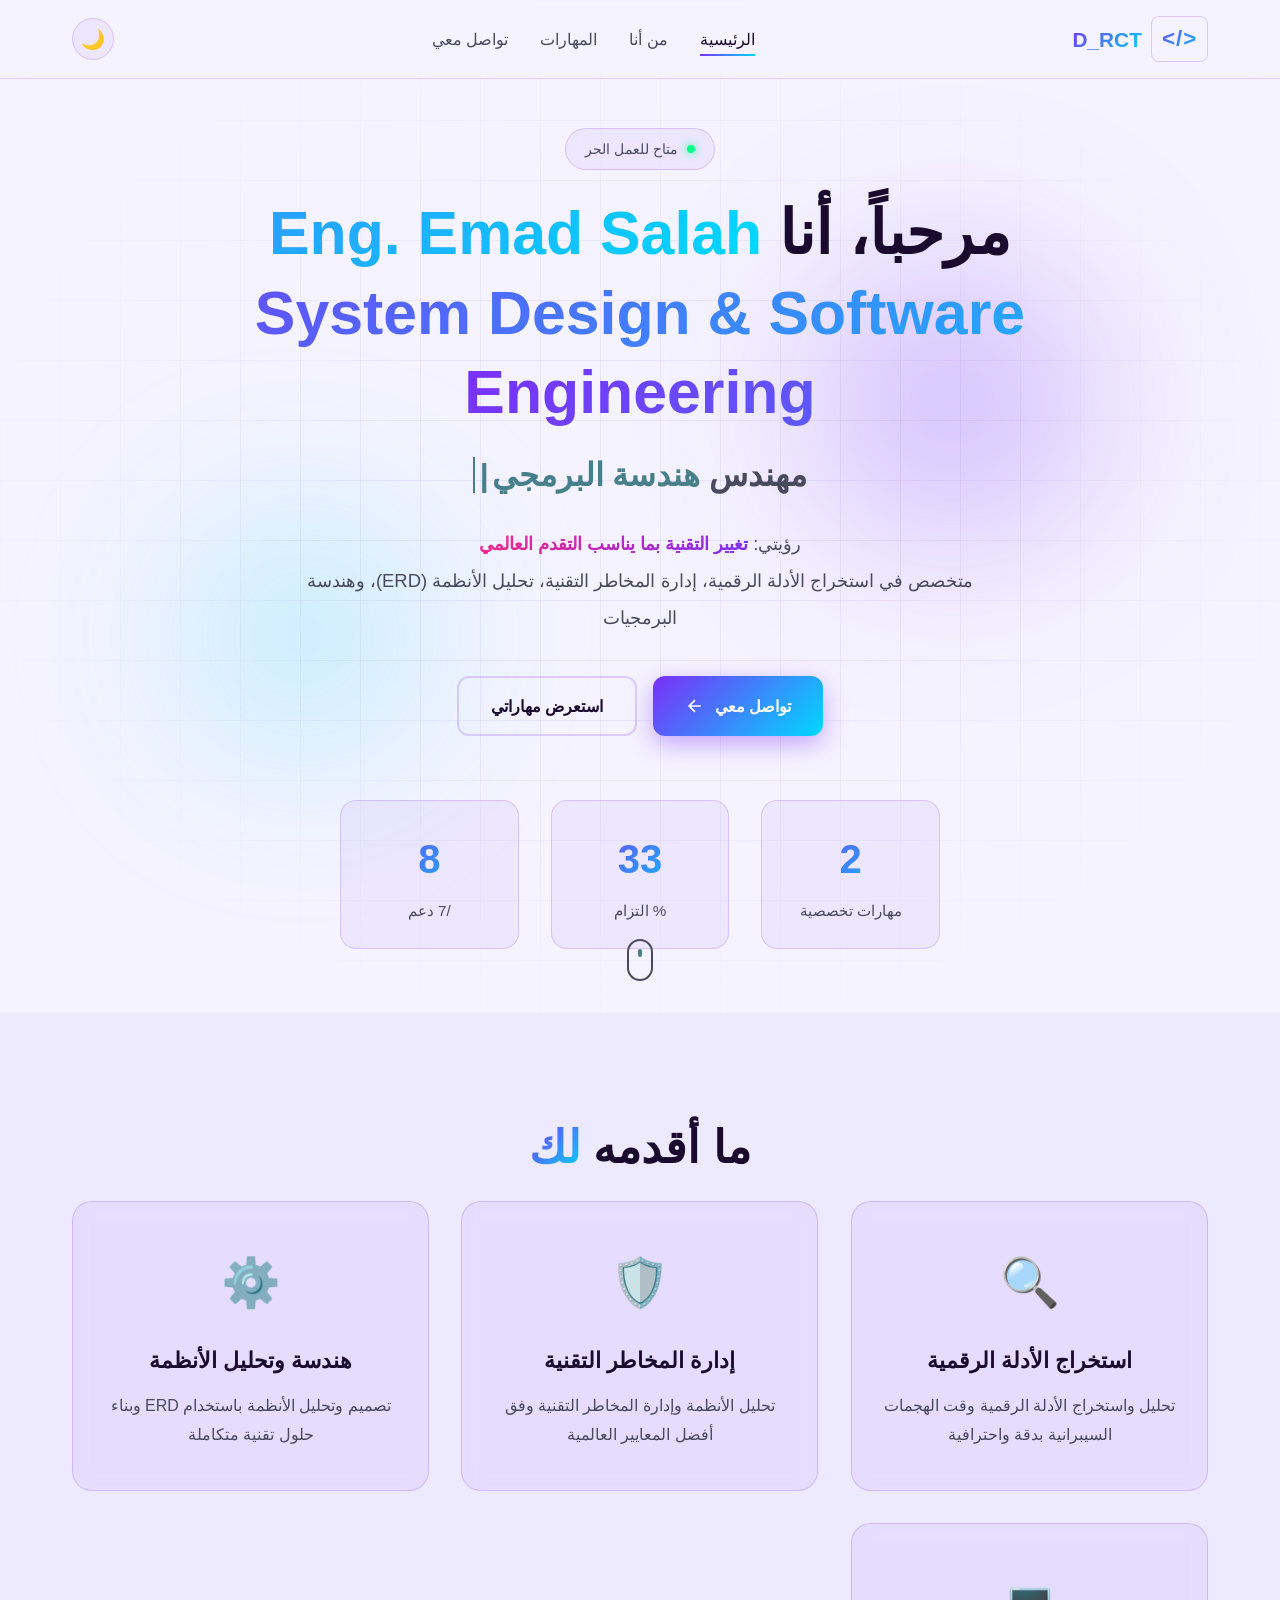
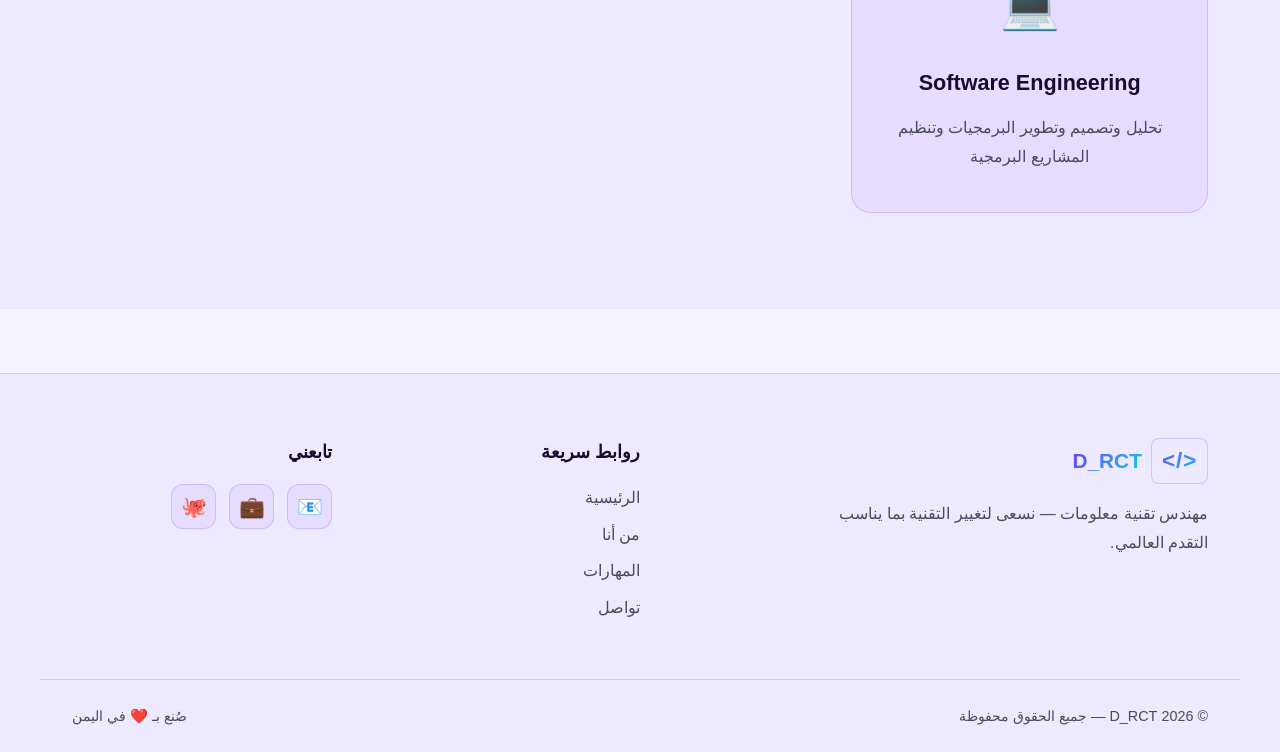
<file: index.html>
<!DOCTYPE html>
<html lang="ar" dir="rtl">
<head>
  <meta charset="UTF-8">
  <meta name="viewport" content="width=device-width, initial-scale=1.0">
  <title>D_RCT | Eng. Emad Salah</title>
  <meta name="description" content="مهندس تقنية معلومات - تغيير التقنية بما يناسب التقدم العالمي">
  <link rel="stylesheet" href="style.css">
  <link rel="stylesheet" href="animations.css">
  <link rel="stylesheet" href="responsive.css">
</head>
<body>

  <!-- شريط التنقل -->
  <nav class="navbar">
    <div class="nav-container">
      <div class="logo">
        <span class="logo-icon">&lt;/&gt;</span>
        <span class="logo-text">D_RCT</span>
      </div>
      <ul class="nav-menu">
        <li><a href="index.html" class="active">الرئيسية</a></li>
        <li><a href="about.html">من أنا</a></li>
        <li><a href="skills.html">المهارات</a></li>
        <li><a href="contact.html">تواصل معي</a></li>
      </ul>
      <button class="theme-toggle" id="themeToggle" aria-label="تبديل الوضع">
        <span class="sun">☀️</span>
        <span class="moon">🌙</span>
      </button>
      <div class="hamburger" id="hamburger">
        <span></span><span></span><span></span>
      </div>
    </div>
  </nav>


  <header class="hero">
    <div class="hero-bg-grid"></div>
    <div class="hero-content">
      <div class="hero-badge">
        <span class="pulse-dot"></span>
        متاح للعمل الحر
      </div>
      <h1 class="hero-title">
        مرحباً، أنا <span class="gradient-text">Eng. Emad Salah<br>
        System Design &amp; Software Engineering</span>
      </h1>
      <h2 class="hero-subtitle">
        مهندس <span class="typed-text" id="typed"></span>
      </h2>
      <p class="hero-description">
        رؤيتي: <strong>تغيير التقنية بما يناسب التقدم العالمي</strong><br>
        متخصص في استخراج الأدلة الرقمية، إدارة المخاطر التقنية، تحليل الأنظمة (ERD)، وهندسة البرمجيات
      </p>
      <div class="hero-buttons">
        <a href="contact.html" class="btn btn-primary">
          <span>تواصل معي</span>
          <svg width="20" height="20" viewBox="0 0 24 24" fill="none" stroke="currentColor" stroke-width="2">
            <path d="M19 12H5M12 19l-7-7 7-7"/>
          </svg>
        </a>
        <a href="skills.html" class="btn btn-outline">استعرض مهاراتي</a>
      </div>
      <div class="hero-stats">
        <div class="stat">
          <h3 class="counter" data-target="4">0</h3>
          <p>مهارات تخصصية</p>
        </div>
        <div class="stat">
          <h3 class="counter" data-target="100">0</h3>
          <p>% التزام</p>
        </div>
        <div class="stat">
          <h3 class="counter" data-target="24">0</h3>
          <p>/7 دعم</p>
        </div>
      </div>
    </div>
    <div class="scroll-indicator">
      <div class="mouse"></div>
    </div>
  </header>

  
  <section class="quick-skills">
    <div class="container">
      <h2 class="section-title">ما أقدمه <span class="gradient-text">لك</span></h2>
      <div class="cards-grid">
        <div class="card reveal">
          <div class="card-icon">🔍</div>
          <h3>استخراج الأدلة الرقمية</h3>
          <p>تحليل واستخراج الأدلة الرقمية وقت الهجمات السيبرانية بدقة واحترافية</p>
        </div>
        <div class="card reveal">
          <div class="card-icon">🛡️</div>
          <h3>إدارة المخاطر التقنية</h3>
          <p>تحليل الأنظمة وإدارة المخاطر التقنية وفق أفضل المعايير العالمية</p>
        </div>
        <div class="card reveal">
          <div class="card-icon">⚙️</div>
          <h3>هندسة وتحليل الأنظمة</h3>
          <p>تصميم وتحليل الأنظمة باستخدام ERD وبناء حلول تقنية متكاملة</p>
        </div>
        <div class="card reveal">
          <div class="card-icon">💻</div>
          <h3>Software Engineering</h3>
          <p>تحليل وتصميم وتطوير البرمجيات وتنظيم المشاريع البرمجية</p>
        </div>
      </div>
    </div>
  </section>


  <footer class="footer">
    <div class="footer-container">
      <div class="footer-brand">
        <div class="logo">
          <span class="logo-icon">&lt;/&gt;</span>
          <span class="logo-text">D_RCT</span>
        </div>
        <p>مهندس تقنية معلومات — نسعى لتغيير التقنية بما يناسب التقدم العالمي.</p>
      </div>
      <div class="footer-links">
        <h4>روابط سريعة</h4>
        <ul>
          <li><a href="index.html">الرئيسية</a></li>
          <li><a href="about.html">من أنا</a></li>
          <li><a href="skills.html">المهارات</a></li>
          <li><a href="contact.html">تواصل</a></li>
        </ul>
      </div>
      <div class="footer-social">
        <h4>تابعني</h4>
        <div class="social-icons">
          <a href="mailto:emadmix1122@gmail.com" aria-label="Email">📧</a>
          <a href="https:www.linkedin.com/in/D-RCT-DRS" target="_blank" aria-label="LinkedIn">💼</a>
          <a href="https://github.com/DRS-YM" target="_blank" aria-label="GitHub">🐙</a>
        </div>
      </div>
    </div>
    <div class="footer-bottom">
      <p>© 2026 D_RCT — جميع الحقوق محفوظة</p>
      <p class="made-with">صُنع بـ <span class="heart">❤️</span> في اليمن</p>
    </div>
  </footer>

  <script src="main.js"></script>
  <script src="theme.js"></script>
</body>
</html>
</file>
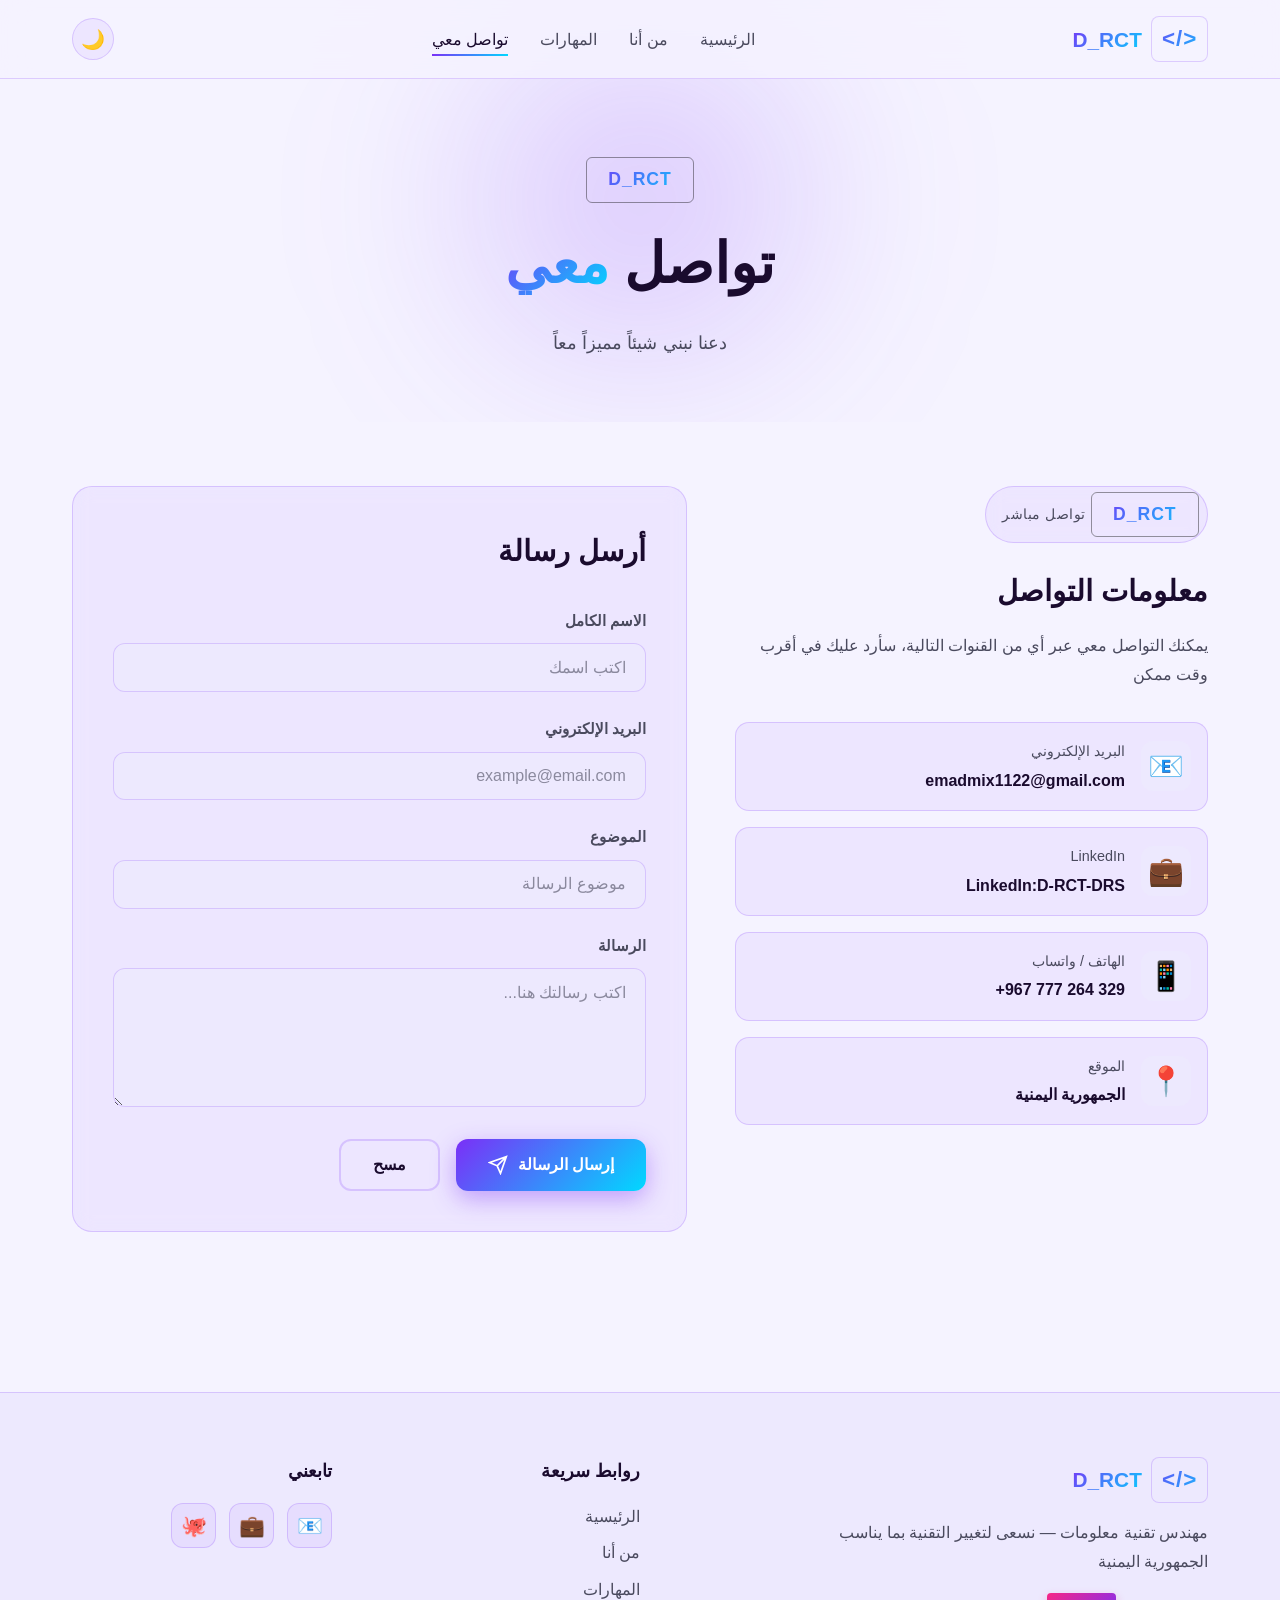
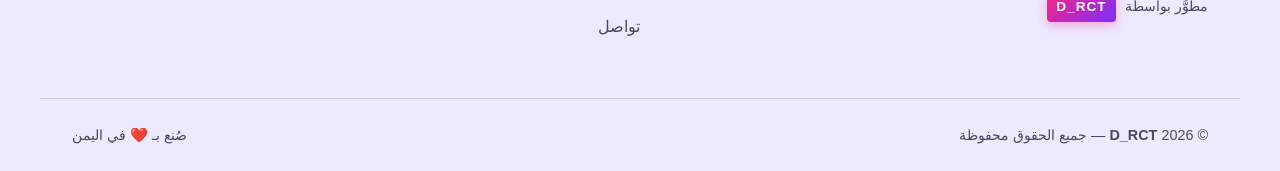
<file: contact.html>
<!DOCTYPE html>
<html lang="ar" dir="rtl">
<head>
  <meta charset="UTF-8">
  <meta name="viewport" content="width=device-width, initial-scale=1.0">
  <title>تواصل معي | D_RCT</title>
  <meta name="description" content="تواصل مع D_RCT — عماد صلاح">
  <link rel="stylesheet" href="style.css">
  <link rel="stylesheet" href="animations.css">
  <link rel="stylesheet" href="responsive.css">
</head>
<body>


  <nav class="navbar">
    <div class="nav-container">
      <div class="logo">
        <span class="logo-icon">&lt;/&gt;</span>
        <span class="logo-text">D_RCT</span>
      </div>
      <ul class="nav-menu">
        <li><a href="index.html">الرئيسية</a></li>
        <li><a href="about.html">من أنا</a></li>
        <li><a href="skills.html">المهارات</a></li>
        <li><a href="contact.html" class="active">تواصل معي</a></li>
      </ul>
      <button class="theme-toggle" id="themeToggle" aria-label="تبديل الوضع">
        <span class="sun">☀️</span>
        <span class="moon">🌙</span>
      </button>
      <div class="hamburger" id="hamburger">
        <span></span><span></span><span></span>
      </div>
    </div>
  </nav>


  <section class="page-header">
    <div class="container">
      <div class="page-brand">
        <span class="brand-tag">D_RCT</span>
      </div>
      <h1 class="page-title">تواصل <span class="gradient-text">معي</span></h1>
      <p class="page-subtitle">دعنا نبني شيئاً مميزاً معاً</p>
    </div>
  </section>


  <section class="contact-section">
    <div class="container">
      <div class="contact-grid">

      
        <div class="contact-info reveal">
          <div class="brand-badge">
            <span class="brand-tag">D_RCT</span>
            <span class="brand-sub">تواصل مباشر</span>
          </div>
          <h2>معلومات التواصل</h2>
          <p>يمكنك التواصل معي عبر أي من القنوات التالية، سأرد عليك في أقرب وقت ممكن</p>

          <div class="contact-item">
            <div class="contact-icon">📧</div>
            <div>
              <h4>البريد الإلكتروني</h4>
              <a href="mailto:emadmix1122@gmail.com">emadmix1122@gmail.com</a>
            </div>
          </div>

          <div class="contact-item">
            <div class="contact-icon">💼</div>
            <div>
              <h4>LinkedIn</h4>
              <a href="https:www.linkedin.com/in/D-RCT-DRS" target="_blank" rel="noopener"> LinkedIn:D-RCT-DRS</a>
            </div>
          </div>

          <div class="contact-item">
            <div class="contact-icon">📱</div>
            <div>
              <h4>الهاتف / واتساب</h4>
              <a href="tel:+967777264329" dir="ltr">+967 777 264 329</a>
            </div>
          </div>

          <div class="contact-item">
            <div class="contact-icon">📍</div>
            <div>
              <h4>الموقع</h4>
              <span>الجمهورية اليمنية</span>
            </div>
          </div>
        </div>

     
        <form class="contact-form reveal" id="contactForm">
          <h2>أرسل رسالة</h2>

          <div class="form-group">
            <label for="name">الاسم الكامل</label>
            <input type="text" id="name" name="name" placeholder="اكتب اسمك" required maxlength="50">
          </div>

          <div class="form-group">
            <label for="email">البريد الإلكتروني</label>
            <input type="email" id="email" name="email" placeholder="example@email.com" required>
          </div>

          <div class="form-group">
            <label for="subject">الموضوع</label>
            <input type="text" id="subject" name="subject" placeholder="موضوع الرسالة" required maxlength="100">
          </div>

          <div class="form-group">
            <label for="message">الرسالة</label>
            <textarea id="message" name="message" rows="6" placeholder="اكتب رسالتك هنا..." required></textarea>
          </div>

          <div class="form-buttons">
            <button type="submit" class="btn btn-primary">
              <span>إرسال الرسالة</span>
              <svg width="20" height="20" viewBox="0 0 24 24" fill="none" stroke="currentColor" stroke-width="2">
                <path d="M22 2L11 13M22 2l-7 20-4-9-9-4 20-7z"/>
              </svg>
            </button>
            <button type="reset" class="btn btn-outline">مسح</button>
          </div>
        </form>

      </div>
    </div>
  </section>

 
  <footer class="footer">
    <div class="footer-container">
      <div class="footer-brand">
        <div class="logo">
          <span class="logo-icon">&lt;/&gt;</span>
          <span class="logo-text">D_RCT</span>
        </div>
        <p>مهندس تقنية معلومات — نسعى لتغيير التقنية بما يناسب الجمهورية اليمنية</p>
        <p class="brand-signature">مطوَّر بواسطة <span class="drs-tag">D_RCT</span></p>
      </div>
      <div class="footer-links">
        <h4>روابط سريعة</h4>
        <ul>
          <li><a href="index.html">الرئيسية</a></li>
          <li><a href="about.html">من أنا</a></li>
          <li><a href="skills.html">المهارات</a></li>
          <li><a href="contact.html">تواصل</a></li>
        </ul>
      </div>
      <div class="footer-social">
        <h4>تابعني</h4>
        <div class="social-icons">
          <a href="mailto:emadmix1122@gmail.com" aria-label="Email">📧</a>
          <a href="https:www.linkedin.com/in/D-RCT-DRS" target="_blank" aria-label="LinkedIn">💼</a>
          <a href="https://github.com/DRS-YM" target="_blank" aria-label="GitHub">🐙</a>
        </div>
      </div>
    </div>
    <div class="footer-bottom">
      <p>© 2026 <strong>D_RCT</strong> — جميع الحقوق محفوظة</p>
      <p class="made-with">صُنع بـ <span class="heart">❤️</span> في اليمن</p>
    </div>
  </footer>

  <script src="main.js"></script>
  <script src="theme.js"></script>
</body>
</html>
</file>
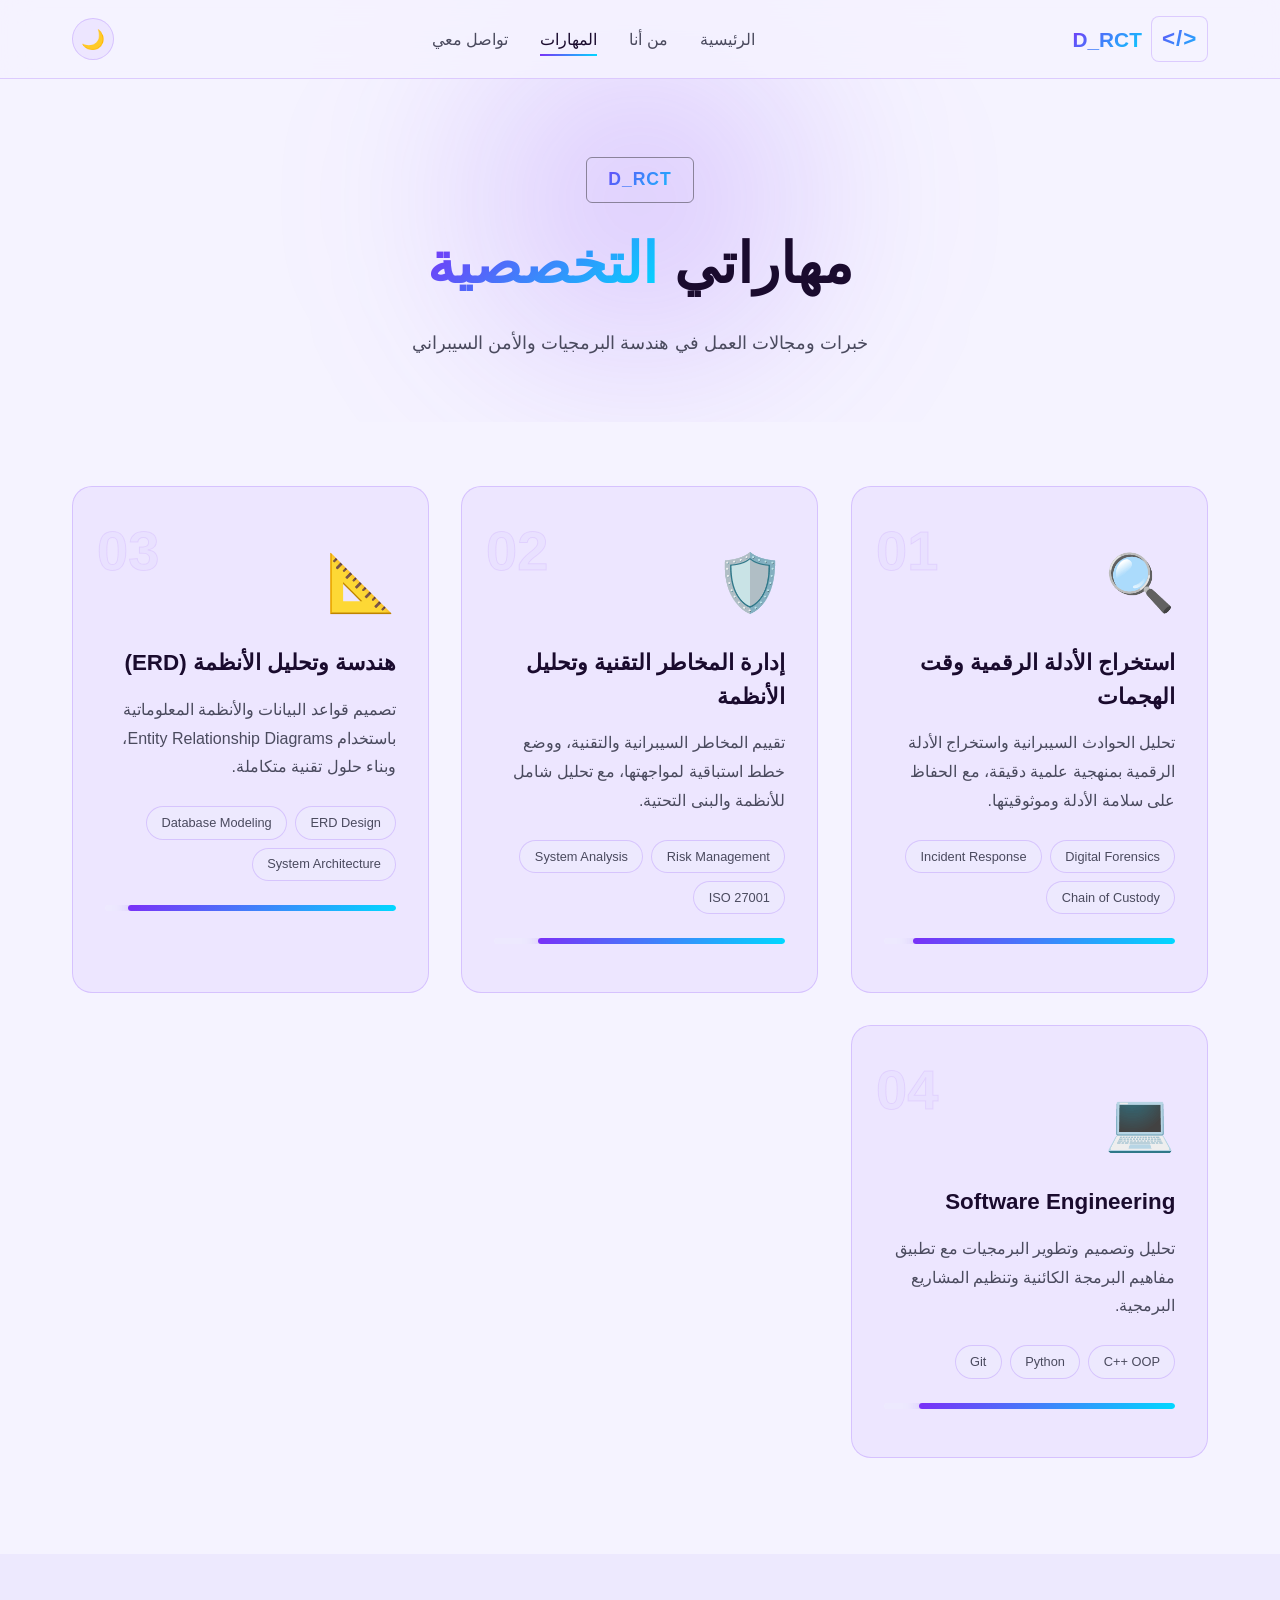
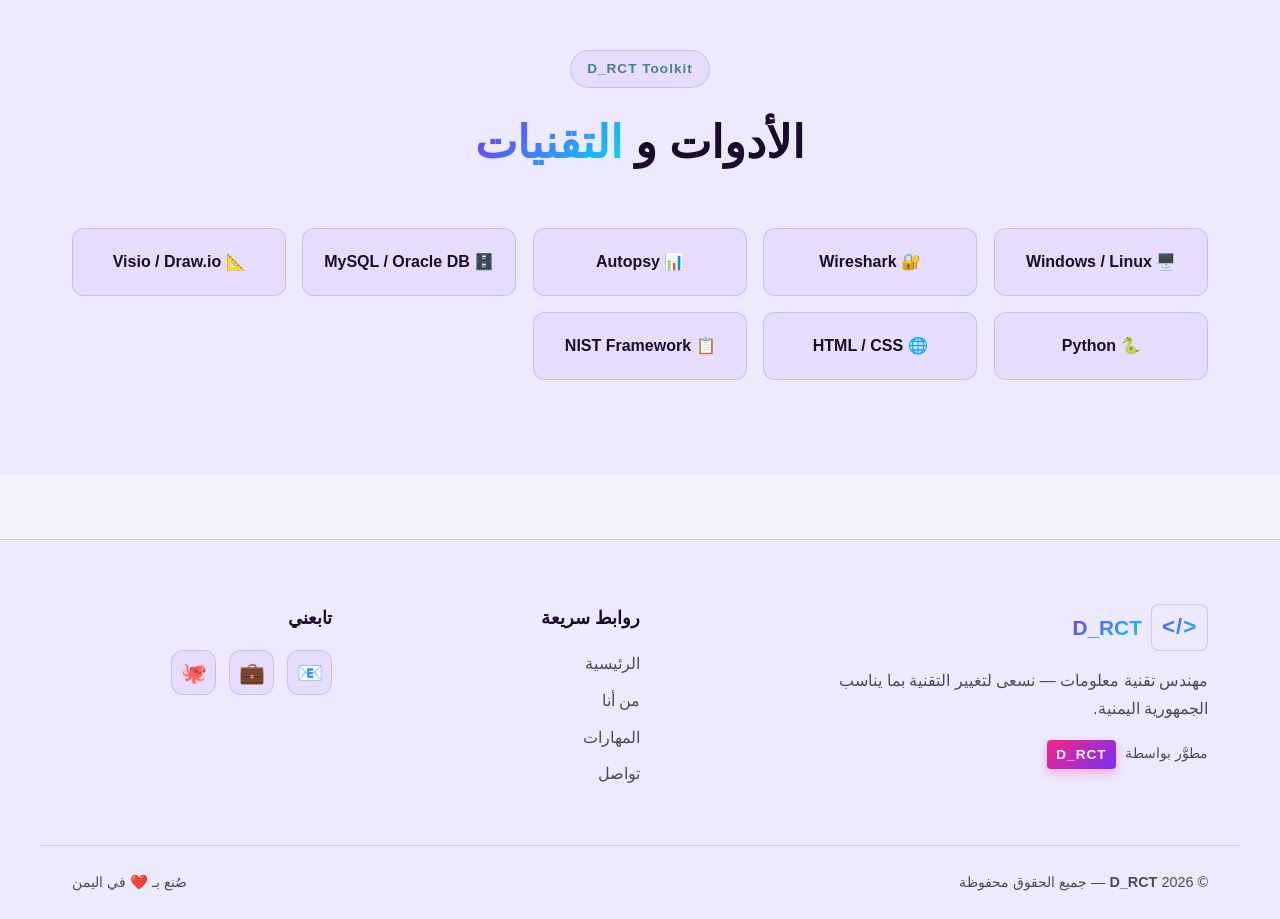
<file: skills.html>
<!DOCTYPE html>
<html lang="ar" dir="rtl">
<head>
  <meta charset="UTF-8">
  <meta name="viewport" content="width=device-width, initial-scale=1.0">
  <title>المهارات | D_RCT</title>
  <meta name="description" content="المهارات التخصصية والتقنيات لـ D_RCT">
  <link rel="stylesheet" href="style.css">
  <link rel="stylesheet" href="animations.css">
  <link rel="stylesheet" href="responsive.css">
</head>
<body>

  
  <nav class="navbar">
    <div class="nav-container">
      <div class="logo">
        <span class="logo-icon">&lt;/&gt;</span>
        <span class="logo-text">D_RCT</span>
      </div>
      <ul class="nav-menu">
        <li><a href="index.html">الرئيسية</a></li>
        <li><a href="about.html">من أنا</a></li>
        <li><a href="skills.html" class="active">المهارات</a></li>
        <li><a href="contact.html">تواصل معي</a></li>
      </ul>
      <button class="theme-toggle" id="themeToggle" aria-label="تبديل الوضع">
        <span class="sun">☀️</span>
        <span class="moon">🌙</span>
      </button>
      <div class="hamburger" id="hamburger">
        <span></span><span></span><span></span>
      </div>
    </div>
  </nav>

 
  <section class="page-header">
    <div class="container">
      <div class="page-brand">
        <span class="brand-tag">D_RCT</span>
      </div>
      <h1 class="page-title">مهاراتي <span class="gradient-text">التخصصية</span></h1>
      <p class="page-subtitle">خبرات ومجالات العمل في هندسة البرمجيات والأمن السيبراني</p>
    </div>
  </section>

 
  <section class="skills-section">
    <div class="container">
      <div class="skills-grid">

        <div class="skill-card reveal">
          <div class="skill-number">01</div>
          <div class="skill-icon-big">🔍</div>
          <h2>استخراج الأدلة الرقمية وقت الهجمات</h2>
          <p>تحليل الحوادث السيبرانية واستخراج الأدلة الرقمية بمنهجية علمية دقيقة، مع الحفاظ على سلامة الأدلة وموثوقيتها.</p>
          <div class="skill-tags">
            <span>Digital Forensics</span>
            <span>Incident Response</span>
            <span>Chain of Custody</span>
          </div>
          <div class="skill-bar">
            <div class="skill-progress" data-progress="90%"></div>
          </div>
        </div>

      
        <div class="skill-card reveal">
          <div class="skill-number">02</div>
          <div class="skill-icon-big">🛡️</div>
          <h2>إدارة المخاطر التقنية وتحليل الأنظمة</h2>
          <p>تقييم المخاطر السيبرانية والتقنية، ووضع خطط استباقية لمواجهتها، مع تحليل شامل للأنظمة والبنى التحتية.</p>
          <div class="skill-tags">
            <span>Risk Management</span>
            <span>System Analysis</span>
            <span>ISO 27001</span>
          </div>
          <div class="skill-bar">
            <div class="skill-progress" data-progress="85%"></div>
          </div>
        </div>

 
        <div class="skill-card reveal">
          <div class="skill-number">03</div>
          <div class="skill-icon-big">📐</div>
          <h2>هندسة وتحليل الأنظمة (ERD)</h2>
          <p>تصميم قواعد البيانات والأنظمة المعلوماتية باستخدام Entity Relationship Diagrams، وبناء حلول تقنية متكاملة.</p>
          <div class="skill-tags">
            <span>ERD Design</span>
            <span>Database Modeling</span>
            <span>System Architecture</span>
          </div>
          <div class="skill-bar">
            <div class="skill-progress" data-progress="92%"></div>
          </div>
        </div>

     
        <div class="skill-card reveal">
          <div class="skill-number">04</div>
          <div class="skill-icon-big">💻</div>
          <h2>Software Engineering</h2>
          <p>تحليل وتصميم وتطوير البرمجيات مع تطبيق مفاهيم البرمجة الكائنية وتنظيم المشاريع البرمجية.</p>
          <div class="skill-tags">
            <span>C++ OOP</span>
            <span>Python</span>
            <span>Git</span>
          </div>
          <div class="skill-bar">
            <div class="skill-progress" data-progress="88%"></div>
          </div>
        </div>

      </div>
    </div>
  </section>

  
  <section class="tools-section">
    <div class="container">
      <div class="section-header">
        <span class="section-badge">D_RCT Toolkit</span>
        <h2 class="section-title">الأدوات و <span class="gradient-text">التقنيات</span></h2>
      </div>
      <div class="tools-grid">
        <div class="tool-item reveal">🖥️ Windows / Linux</div>
        <div class="tool-item reveal">🔐 Wireshark</div>
        <div class="tool-item reveal">📊 Autopsy</div>
        <div class="tool-item reveal">🗄️ MySQL / Oracle DB</div>
        <div class="tool-item reveal">📐 Visio / Draw.io</div>
        <div class="tool-item reveal">🐍 Python</div>
        <div class="tool-item reveal">🌐 HTML / CSS</div>
        <div class="tool-item reveal">📋 NIST Framework</div>
      </div>
    </div>
  </section>


  <footer class="footer">
    <div class="footer-container">
      <div class="footer-brand">
        <div class="logo">
          <span class="logo-icon">&lt;/&gt;</span>
          <span class="logo-text">D_RCT</span>
        </div>
        <p>مهندس تقنية معلومات — نسعى لتغيير التقنية بما يناسب الجمهورية اليمنية.</p>
        <p class="brand-signature">مطوَّر بواسطة <span class="drs-tag">D_RCT</span></p>
      </div>
      <div class="footer-links">
        <h4>روابط سريعة</h4>
        <ul>
          <li><a href="index.html">الرئيسية</a></li>
          <li><a href="about.html">من أنا</a></li>
          <li><a href="skills.html">المهارات</a></li>
          <li><a href="contact.html">تواصل</a></li>
        </ul>
      </div>
      <div class="footer-social">
        <h4>تابعني</h4>
        <div class="social-icons">
          <a href="mailto:emadmix1122@gmail.com" aria-label="Email">📧</a>
          <a href="https:www.linkedin.com/in/D-RCT-DRS" target="_blank" aria-label="LinkedIn">💼</a>
          <a href="https://github.com/DRS-YM" target="_blank" aria-label="GitHub">🐙</a>
        </div>
      </div>
    </div>
    <div class="footer-bottom">
      <p>© 2026 <strong>D_RCT</strong> — جميع الحقوق محفوظة</p>
      <p class="made-with">صُنع بـ <span class="heart">❤️</span> في اليمن</p>
    </div>
  </footer>

  <script src="main.js"></script>
  <script src="theme.js"></script>
</body>
</html>
</file>
<file: style.css>
@charset "utf-8";


:root {
  
  --bg-primary: #0f142d;
  --bg-secondary: #0f142d;
  --bg-card: rgba(49, 36, 70, 0.08);
  
  --accent-primary: #050505;
  --accent-secondary: #47808a;
  --accent-tertiary: #f72585;
  --text-primary: #e8e8f0;
  --text-secondary: #b0b0c5;
  
  --border-color: rgba(123, 47, 247, 0.3);
  --gradient: linear-gradient(135deg, #7b2ff7 0%, #00d9ff 100%);
  --gradient-2: linear-gradient(135deg, #f72585 0%, #7b2ff7 100%);
  --shadow-glow: 0 0 40px rgba(123, 47, 247, 0.4);
  --shadow-card: 0 10px 30px rgba(0, 0, 0, 0.5);
  
 
  --transition: all 0.3s cubic-bezier(0.4, 0, 0.2, 1);
}


body.light-mode {
  --bg-primary: #f5f3ff;
  --bg-secondary: #ede9fe;
  --bg-card: rgba(123, 47, 247, 0.06);
  --text-primary: #1a0b2e;
  --text-secondary: #4a4a5e;
  --border-color: rgba(123, 47, 247, 0.2);
  --shadow-glow: 0 0 40px rgba(123, 47, 247, 0.2);
  --shadow-card: 0 10px 30px rgba(123, 47, 247, 0.1);
}


* {
  margin: 0;
  padding: 0;
  box-sizing: border-box;
}

html {
  scroll-behavior: smooth;
}

body {
  direction: rtl;
  font-family: 'Tahoma', 'Segoe UI', sans-serif;
  background-color: var(--bg-primary);
  color: var(--text-primary);
  line-height: 1.7;
  overflow-x: hidden;
  transition: background-color 0.4s ease, color 0.4s ease;
}


a {
  text-decoration: none;
  color: inherit;
  transition: var(--transition);
}

ul {
  list-style: none;
}

img {
  max-width: 100%;
  display: block;
}


.navbar {
  position: fixed;
  top: 0;
  right: 0;
  left: 0;
  z-index: 1000;
  background: rgba(26, 11, 46, 0.85);
  backdrop-filter: blur(15px);
  -webkit-backdrop-filter: blur(15px);
  border-bottom: 1px solid var(--border-color);
  transition: var(--transition);
}

body.light-mode .navbar {
  background: rgba(245, 243, 255, 0.85);
}

.navbar.scrolled {
  padding: 0.5rem 0;
  box-shadow: var(--shadow-card);
}

.nav-container {
  display: flex;
  justify-content: space-between;
  align-items: center;
  max-width: 1200px;
  margin: 0 auto;
  padding: 1rem 2rem;
}

.logo {
  display: flex;
  align-items: center;
  gap: 0.6rem;
  font-weight: 700;
  font-size: 1.3rem;
}

.logo-icon {
  background: var(--gradient);
  -webkit-background-clip: text;
  background-clip: text;
  -webkit-text-fill-color: transparent;
  font-size: 1.4rem;
  font-weight: 900;
  letter-spacing: 1px;
  padding: 0.2rem 0.6rem;
  border: 1px solid var(--border-color);
  border-radius: 8px;
  transition: var(--transition);
}

.logo:hover .logo-icon {
  border-color: var(--accent-primary);
  box-shadow: 0 0 20px rgba(123, 47, 247, 0.5);
  transform: scale(1.05);
}

.logo-text {
  background: var(--gradient);
  -webkit-background-clip: text;
  background-clip: text;
  -webkit-text-fill-color: transparent;
}

/* القائمة */
.nav-menu {
  display: flex;
  gap: 2rem;
}

.nav-menu a {
  position: relative;
  padding: 0.5rem 0;
  color: var(--text-secondary);
  font-weight: 500;
  font-size: 1rem;
}

.nav-menu a::after {
  content: '';
  position: absolute;
  bottom: 0;
  right: 0;
  width: 0;
  height: 2px;
  background: var(--gradient);
  transition: width 0.3s ease;
}

.nav-menu a:hover,
.nav-menu a.active {
  color: var(--text-primary);
}

.nav-menu a:hover::after,
.nav-menu a.active::after {
  width: 100%;
}

/*زر تبديل الوضع */
.theme-toggle {
  display: flex;
  align-items: center;
  justify-content: center;
  width: 42px;
  height: 42px;
  cursor: pointer;
  font-size: 1.2rem;
  background: var(--bg-card);
  border: 1px solid var(--border-color);
  border-radius: 50%;
  transition: var(--transition);
}

.theme-toggle:hover {
  transform: rotate(20deg) scale(1.1);
  box-shadow: var(--shadow-glow);
}

.theme-toggle .moon {
  display: none;
}

body.light-mode .theme-toggle .sun {
  display: none;
}

body.light-mode .theme-toggle .moon {
  display: block;
}

.hamburger {
  display: none;
  flex-direction: column;
  gap: 5px;
  cursor: pointer;
  padding: 5px;
}

.hamburger span {
  width: 25px;
  height: 2px;
  background: var(--text-primary);
  transition: var(--transition);
}

.brand-tag {
  display: inline-block;
  position: relative;
  padding: 0.3rem 0.9rem;
  background: var(--gradient);
  -webkit-background-clip: text;
  background-clip: text;
  -webkit-text-fill-color: transparent;
  font-weight: 900;
  font-size: 1.1em;
  letter-spacing: 1px;
}

.brand-tag::before {
  content: '';
  position: absolute;
  inset: -3px -8px;
  border: 1px solid var(--accent-primary);
  border-radius: 6px;
  opacity: 0.4;
  z-index: -1;
}

.brand-sub {
  color: var(--text-secondary);
  font-size: 0.85rem;
  margin-right: 0.8rem;
  letter-spacing: 0.5px;
}

.brand-badge {
  display: inline-flex;
  align-items: center;
  padding: 0.5rem 1rem;
  margin-bottom: 1.5rem;
  background: var(--bg-card);
  border: 1px solid var(--border-color);
  border-radius: 50px;
  backdrop-filter: blur(10px);
}

.brand-highlight {
  background: var(--gradient);
  -webkit-background-clip: text;
  background-clip: text;
  -webkit-text-fill-color: transparent;
  font-weight: 900;
  letter-spacing: 1px;
}

.brand-signature {
  margin-top: 1rem;
  color: var(--text-secondary);
  font-size: 0.9rem;
}

.drs-tag {
  display: inline-block;
  margin: 0 0.3rem;
  padding: 0.15rem 0.6rem;
  background: var(--gradient-2);
  color: #fff;
  border-radius: 4px;
  font-weight: 900;
  font-size: 0.85rem;
  letter-spacing: 1px;
  box-shadow: 0 4px 10px rgba(247, 37, 133, 0.3);
}

.page-brand {
  margin-bottom: 1rem;
}

/* --- قسم الهيرو (Hero) --- */
.hero {
  position: relative;
  overflow: hidden;
  display: flex;
  align-items: center;
  justify-content: center;
  min-height: 100vh;
  padding: 8rem 2rem 4rem;
}

.hero-bg-grid {
  position: absolute;
  inset: 0;
  background-image:
    linear-gradient(rgba(123, 47, 247, 0.08) 1px, transparent 1px),
    linear-gradient(90deg, rgba(123, 47, 247, 0.08) 1px, transparent 1px);
  background-size: 60px 60px;
  mask-image: radial-gradient(ellipse at center, black 30%, transparent 75%);
  -webkit-mask-image: radial-gradient(ellipse at center, black 30%, transparent 75%);
  animation: gridMove 20s linear infinite;
}

@keyframes gridMove {
  from {
    transform: translate(0, 0);
  }
  to {
    transform: translate(60px, 60px);
  }
}

.hero::before,
.hero::after {
  content: '';
  position: absolute;
  filter: blur(80px);
}

.hero::before {
  top: 20%;
  right: 10%;
  width: 400px;
  height: 400px;
  background: radial-gradient(circle, rgba(123, 47, 247, 0.4), transparent 70%);
  animation: float 8s ease-in-out infinite;
}

.hero::after {
  bottom: 20%;
  left: 10%;
  width: 350px;
  height: 350px;
  background: radial-gradient(circle, rgba(0, 217, 255, 0.3), transparent 70%);
  animation: float 10s ease-in-out infinite reverse;
}

@keyframes float {
  0%, 100% {
    transform: translate(0, 0);
  }
  50% {
    transform: translate(30px, -30px);
  }
}

.hero-content {
  position: relative;
  z-index: 2;
  max-width: 900px;
  text-align: center;
}

.hero-badge {
  display: inline-flex;
  align-items: center;
  gap: 0.6rem;
  padding: 0.5rem 1.2rem;
  margin-bottom: 1.5rem;
  background: var(--bg-card);
  border: 1px solid var(--border-color);
  border-radius: 50px;
  font-size: 0.9rem;
  color: var(--text-secondary);
  backdrop-filter: blur(10px);
}

.pulse-dot {
  width: 8px;
  height: 8px;
  background: #00ff88;
  border-radius: 50%;
  box-shadow: 0 0 10px #00ff88;
  animation: pulse 2s infinite;
}

@keyframes pulse {
  0%, 100% {
    transform: scale(1);
    opacity: 1;
  }
  50% {
    transform: scale(1.3);
    opacity: 0.7;
  }
}

.hero-title {
  font-size: clamp(2rem, 5vw, 3.8rem);
  font-weight: 900;
  line-height: 1.3;
  margin-bottom: 1rem;
}

.gradient-text {
  background: var(--gradient);
  -webkit-background-clip: text;
  background-clip: text;
  -webkit-text-fill-color: transparent;
}

.hero-subtitle {
  font-size: clamp(1.3rem, 3vw, 2rem);
  color: var(--text-secondary);
  margin-bottom: 1.5rem;
  font-weight: 600;
}

.typed-text {
  color: var(--accent-secondary);
  border-left: 2px solid var(--accent-secondary);
  padding-left: 5px;
}

.hero-description {
  font-size: 1.15rem;
  color: var(--text-secondary);
  max-width: 700px;
  margin: 0 auto 2.5rem;
  line-height: 2;
}

.hero-description strong {
  background: var(--gradient-2);
  -webkit-background-clip: text;
  background-clip: text;
  -webkit-text-fill-color: transparent;
  color: var(--text-primary);
}

.hero-buttons {
  display: flex;
  gap: 1rem;
  justify-content: center;
  flex-wrap: wrap;
  margin-bottom: 4rem;
}

/* الأزرار العامة */
.btn {
  position: relative;
  overflow: hidden;
  display: inline-flex;
  align-items: center;
  gap: 0.6rem;
  padding: 0.9rem 2rem;
  border: none;
  border-radius: 12px;
  font-size: 1rem;
  font-weight: 600;
  font-family: inherit;
  cursor: pointer;
  transition: var(--transition);
}

.btn-primary {
  background: var(--gradient);
  color: #fff;
  box-shadow: 0 8px 25px rgba(123, 47, 247, 0.4);
}

.btn-primary:hover {
  transform: translateY(-3px);
  box-shadow: 0 15px 35px rgba(123, 47, 247, 0.6);
}

.btn-outline {
  background: transparent;
  color: var(--text-primary);
  border: 2px solid var(--border-color);
}

.btn-outline:hover {
  background: var(--bg-card);
  border-color: var(--accent-primary);
  transform: translateY(-3px);
  box-shadow: var(--shadow-glow);
}

.hero-stats {
  display: grid;
  grid-template-columns: repeat(3, 1fr);
  gap: 2rem;
  max-width: 600px;
  margin: 0 auto;
}

.stat {
  padding: 1.5rem;
  text-align: center;
  background: var(--bg-card);
  border: 1px solid var(--border-color);
  border-radius: 16px;
  backdrop-filter: blur(10px);
  transition: var(--transition);
}

.stat:hover {
  transform: translateY(-5px);
  border-color: var(--accent-primary);
  box-shadow: var(--shadow-glow);
}

.stat h3 {
  font-size: 2.5rem;
  background: var(--gradient);
  -webkit-background-clip: text;
  background-clip: text;
  -webkit-text-fill-color: transparent;
  font-weight: 900;
}

.stat p {
  color: var(--text-secondary);
  font-size: 0.95rem;
  margin-top: 0.3rem;
}

.scroll-indicator {
  position: absolute;
  bottom: 2rem;
  left: 50%;
  transform: translateX(-50%);
  z-index: 2;
}

.mouse {
  position: relative;
  width: 26px;
  height: 42px;
  border: 2px solid var(--text-secondary);
  border-radius: 14px;
}

.mouse::before {
  content: '';
  position: absolute;
  top: 8px;
  left: 50%;
  transform: translateX(-50%);
  width: 4px;
  height: 8px;
  background: var(--accent-secondary);
  border-radius: 2px;
  animation: scrollDown 2s infinite;
}

@keyframes scrollDown {
  0% {
    opacity: 1;
    top: 8px;
  }
  100% {
    opacity: 0;
    top: 24px;
  }
}

/* --- الحاويات والأقسام (Layout) --- */
.container {
  max-width: 1200px;
  margin: 0 auto;
  padding: 0 2rem;
}

.section-header {
  text-align: center;
  margin-bottom: 3rem;
}

.section-badge {
  display: inline-block;
  margin-bottom: 1rem;
  padding: 0.4rem 1rem;
  background: var(--bg-card);
  border: 1px solid var(--border-color);
  border-radius: 50px;
  color: var(--accent-secondary);
  font-size: 0.85rem;
  letter-spacing: 1px;
  font-weight: 600;
}

.section-title {
  font-size: clamp(1.8rem, 4vw, 2.8rem);
  text-align: center;
  margin-bottom: 1rem;
  font-weight: 900;
}

.quick-skills {
  padding: 6rem 0;
  background: var(--bg-secondary);
  position: relative;
}

.cards-grid {
  display: grid;
  grid-template-columns: repeat(auto-fit, minmax(280px, 1fr));
  gap: 2rem;
}

.card {
  position: relative;
  overflow: hidden;
  padding: 2.5rem 2rem;
  text-align: center;
  background: var(--bg-card);
  border: 1px solid var(--border-color);
  border-radius: 20px;
  backdrop-filter: blur(10px);
  transition: var(--transition);
}

.card::before {
  content: '';
  position: absolute;
  top: 0;
  right: 0;
  width: 100%;
  height: 4px;
  background: var(--gradient);
  transform: scaleX(0);
  transform-origin: right;
  transition: transform 0.4s ease;
}

.card:hover::before {
  transform: scaleX(1);
}

.card:hover {
  transform: translateY(-10px);
  border-color: var(--accent-primary);
  box-shadow: var(--shadow-glow);
}

.card-icon {
  display: inline-block;
  font-size: 3rem;
  margin-bottom: 1.2rem;
  transition: transform 0.4s ease;
}

.card:hover .card-icon {
  transform: scale(1.2) rotate(-5deg);
}

.card h3 {
  font-size: 1.35rem;
  margin-bottom: 0.8rem;
  color: var(--text-primary);
}

.card p {
  color: var(--text-secondary);
  line-height: 1.8;
}

.cta-section {
  padding: 6rem 0;
}

.cta-box {
  position: relative;
  overflow: hidden;
  padding: 4rem 2rem;
  text-align: center;
  background: var(--bg-card);
  border: 1px solid var(--border-color);
  border-radius: 24px;
  backdrop-filter: blur(10px);
}

.cta-box::before {
  content: '';
  position: absolute;
  top: -50%;
  left: -50%;
  width: 200%;
  height: 200%;
  background: radial-gradient(circle, rgba(123, 47, 247, 0.15), transparent 70%);
  animation: rotateSlow 20s linear infinite;
  z-index: -1;
}

@keyframes rotateSlow {
  from {
    transform: rotate(0deg);
  }
  to {
    transform: rotate(360deg);
  }
}

.cta-box h2 {
  font-size: clamp(1.5rem, 3vw, 2rem);
  margin-bottom: 1rem;
}

.cta-box p {
  color: var(--text-secondary);
  margin-bottom: 2rem;
  font-size: 1.1rem;
}

.page-header {
  position: relative;
  overflow: hidden;
  padding: 10rem 0 4rem;
  text-align: center;
}

.page-header::before {
  content: '';
  position: absolute;
  top: 0;
  left: 50%;
  transform: translateX(-50%);
  width: 600px;
  height: 400px;
  filter: blur(80px);
  z-index: -1;
  background: radial-gradient(circle, rgba(123, 47, 247, 0.25), transparent 70%);
}

.page-title {
  font-size: clamp(2rem, 5vw, 3.5rem);
  font-weight: 900;
  margin-bottom: 1rem;
}

.page-subtitle {
  color: var(--text-secondary);
  font-size: 1.15rem;
}

/* --- صفحة من أنا (About) --- */
.about {
  padding: 4rem 0 6rem;
}

.about-grid {
  display: grid;
  grid-template-columns: 1fr 2fr;
  gap: 4rem;
  align-items: center;
}

.image-frame {
  position: relative;
  width: 100%;
  aspect-ratio: 1;
  border-radius: 24px;
  background: var(--gradient);
  padding: 4px;
}

.image-frame::after {
  content: '';
  position: absolute;
  inset: -20px;
  border: 1px dashed var(--accent-primary);
  border-radius: 30px;
  animation: rotateSlow 20s linear infinite;
  z-index: -1;
}

.placeholder-avatar {
  display: flex;
  align-items: center;
  justify-content: center;
  width: 100%;
  height: 100%;
  border-radius: 20px;
  background: var(--bg-secondary);
  font-size: 3rem;
  font-weight: 900;
  letter-spacing: 2px;
  background-image: var(--gradient);
  -webkit-background-clip: text;
  background-clip: text;
  -webkit-text-fill-color: transparent;
}

.about-content h2 {
  font-size: 2.2rem;
  margin-bottom: 0.5rem;
}

.role {
  color: var(--accent-secondary);
  font-size: 1.2rem;
  margin-bottom: 1.5rem;
  font-weight: 600;
}

.bio {
  color: var(--text-secondary);
  font-size: 1.05rem;
  line-height: 2;
  margin-bottom: 2rem;
}

.vision-box {
  padding: 1.5rem;
  margin-bottom: 2rem;
  background: var(--bg-card);
  border-right: 4px solid var(--accent-primary);
  border-radius: 12px;
}

.vision-box h4 {
  color: var(--accent-secondary);
  margin-bottom: 0.5rem;
  font-size: 1.1rem;
}

.vision-box p {
  color: var(--text-secondary);
  line-height: 1.8;
}

.info-grid {
  display: grid;
  grid-template-columns: 1fr 1fr;
  gap: 1rem;
  margin-bottom: 2rem;
}

.info-item {
  display: flex;
  gap: 0.5rem;
  padding: 0.8rem 1rem;
  background: var(--bg-card);
  border: 1px solid var(--border-color);
  border-radius: 10px;
}

.info-label {
  color: var(--text-secondary);
  font-weight: 600;
}

.info-value {
  color: var(--text-primary);
}

.info-value.available {
  color: #00ff88;
}

.about-buttons {
  display: flex;
  gap: 1rem;
  flex-wrap: wrap;
}

.timeline-section {
  padding: 6rem 0;
  background: var(--bg-secondary);
}

.timeline {
  position: relative;
  max-width: 800px;
  margin: 0 auto;
  padding-right: 2rem;
}

.timeline::before {
  content: '';
  position: absolute;
  top: 0;
  right: 0;
  height: 100%;
  width: 2px;
  background: var(--gradient);
}

.timeline-item {
  position: relative;
  padding: 0 3rem 3rem 0;
}

.timeline-dot {
  position: absolute;
  top: 0;
  right: -9px;
  width: 20px;
  height: 20px;
  border-radius: 50%;
  background: var(--gradient);
  box-shadow: 0 0 20px rgba(123, 47, 247, 0.8);
}

.timeline-content {
  padding: 1.5rem;
  background: var(--bg-card);
  border: 1px solid var(--border-color);
  border-radius: 16px;
  transition: var(--transition);
}

.timeline-content:hover {
  transform: translateX(-10px);
  box-shadow: var(--shadow-glow);
}

.timeline-content h3 {
  color: var(--accent-secondary);
  margin-bottom: 0.5rem;
  font-size: 1.3rem;
}

.timeline-content p {
  color: var(--text-secondary);
  line-height: 1.8;
}

/* --- صفحة المهارات (Skills) --- */
.skills-section {
  padding: 4rem 0 6rem;
}

.skills-grid {
  display: grid;
  grid-template-columns: repeat(auto-fit, minmax(320px, 1fr));
  gap: 2rem;
}

.skill-card {
  position: relative;
  overflow: hidden;
  padding: 3rem 2rem;
  background: var(--bg-card);
  border: 1px solid var(--border-color);
  border-radius: 20px;
  transition: var(--transition);
}

.skill-card:hover {
  transform: translateY(-10px);
  border-color: var(--accent-primary);
  box-shadow: var(--shadow-glow);
}

.skill-number {
  position: absolute;
  top: 1rem;
  left: 1.5rem;
  font-size: 3.5rem;
  font-weight: 900;
  color: var(--bg-card);
  -webkit-text-stroke: 1px var(--border-color);
  opacity: 0.5;
}

.skill-icon-big {
  display: inline-block;
  font-size: 3.5rem;
  margin-bottom: 1rem;
  transition: transform 0.4s ease;
}

.skill-card:hover .skill-icon-big {
  transform: scale(1.15) rotate(-8deg);
}

.skill-card h2 {
  font-size: 1.4rem;
  margin-bottom: 1rem;
  line-height: 1.5;
}

.skill-card p {
  color: var(--text-secondary);
  line-height: 1.8;
  margin-bottom: 1.5rem;
}

.skill-tags {
  display: flex;
  flex-wrap: wrap;
  gap: 0.5rem;
  margin-bottom: 1.5rem;
}

.skill-tags span {
  padding: 0.3rem 0.9rem;
  background: var(--bg-secondary);
  border: 1px solid var(--border-color);
  border-radius: 50px;
  font-size: 0.8rem;
  color: var(--text-secondary);
}

.skill-bar {
  height: 6px;
  background: var(--bg-secondary);
  border-radius: 50px;
  overflow: hidden;
}

.skill-progress {
  height: 100%;
  background: var(--gradient);
  border-radius: 50px;
  width: 0;
  box-shadow: 0 0 15px rgba(123, 47, 247, 0.6);
  transition: width 1.5s cubic-bezier(0.4, 0, 0.2, 1);
}

/* الأدوات (Tools) */
.tools-section {
  padding: 6rem 0;
  background: var(--bg-secondary);
}

.tools-grid {
  display: grid;
  grid-template-columns: repeat(auto-fit, minmax(180px, 1fr));
  gap: 1rem;
}

.tool-item {
  padding: 1.2rem;
  text-align: center;
  font-weight: 600;
  cursor: default;
  background: var(--bg-card);
  border: 1px solid var(--border-color);
  border-radius: 12px;
  transition: var(--transition);
}

.tool-item:hover {
  transform: translateY(-5px);
  border-color: var(--accent-secondary);
  box-shadow: 0 8px 20px rgba(0, 217, 255, 0.2);
  color: var(--accent-secondary);
}

/* --- صفحة التواصل (Contact) --- */
.contact-section {
  padding: 4rem 0 6rem;
}

.contact-grid {
  display: grid;
  grid-template-columns: 1fr 1.3fr;
  gap: 3rem;
}

.contact-info h2 {
  font-size: 1.8rem;
  margin-bottom: 1rem;
}

.contact-info > p {
  color: var(--text-secondary);
  margin-bottom: 2rem;
  line-height: 1.8;
}

.contact-item {
  display: flex;
  align-items: center;
  gap: 1rem;
  padding: 1rem;
  margin-bottom: 1rem;
  background: var(--bg-card);
  border: 1px solid var(--border-color);
  border-radius: 14px;
  transition: var(--transition);
}

.contact-item:hover {
  transform: translateX(-5px);
  border-color: var(--accent-primary);
}

.contact-icon {
  display: flex;
  align-items: center;
  justify-content: center;
  flex-shrink: 0;
  width: 50px;
  height: 50px;
  font-size: 1.8rem;
  background: var(--bg-secondary);
  border-radius: 12px;
}

.contact-item h4 {
  font-size: 0.9rem;
  color: var(--text-secondary);
  margin-bottom: 0.2rem;
  font-weight: 500;
}

.contact-item a,
.contact-item span {
  color: var(--text-primary);
  font-weight: 600;
  word-break: break-all;
}

.contact-item a:hover {
  color: var(--accent-secondary);
}

/* النموذج (Form) */
.contact-form {
  padding: 2.5rem;
  background: var(--bg-card);
  border: 1px solid var(--border-color);
  border-radius: 20px;
  backdrop-filter: blur(10px);
}

.contact-form h2 {
  font-size: 1.8rem;
  margin-bottom: 2rem;
}

.form-group {
  margin-bottom: 1.5rem;
}

.form-group label {
  display: block;
  margin-bottom: 0.6rem;
  color: var(--text-secondary);
  font-weight: 600;
  font-size: 0.95rem;
}

.form-group input,
.form-group textarea {
  width: 100%;
  padding: 0.9rem 1.2rem;
  font-size: 1rem;
  font-family: inherit;
  color: var(--text-primary);
  background: var(--bg-secondary);
  border: 1px solid var(--border-color);
  border-radius: 12px;
  resize: vertical;
  transition: var(--transition);
}

.form-group input:focus,
.form-group textarea:focus {
  outline: none;
  border-color: var(--accent-primary);
  box-shadow: 0 0 0 3px rgba(123, 47, 247, 0.2);
}

.form-group input::placeholder,
.form-group textarea::placeholder {
  color: var(--text-secondary);
  opacity: 0.6;
}

.form-buttons {
  display: flex;
  gap: 1rem;
  flex-wrap: wrap;
}

.error-page {
  display: flex;
  align-items: center;
  justify-content: center;
  min-height: 100vh;
  padding: 8rem 2rem 4rem;
  text-align: center;
}

.error-code {
  font-size: clamp(5rem, 15vw, 10rem);
  font-weight: 900;
  line-height: 1;
  margin-bottom: 1rem;
}

.error-content h2 {
  font-size: 2rem;
  margin-bottom: 1rem;
}

.error-content p {
  color: var(--text-secondary);
  margin-bottom: 2rem;
  font-size: 1.1rem;
}

.footer {
  padding: 4rem 0 0;
  margin-top: 4rem;
  background: var(--bg-secondary);
  border-top: 1px solid var(--border-color);
}

.footer-container {
  display: grid;
  grid-template-columns: 2fr 1fr 1fr;
  gap: 3rem;
  max-width: 1200px;
  margin: 0 auto;
  padding: 0 2rem 3rem;
}

.footer-brand p {
  color: var(--text-secondary);
  margin-top: 1rem;
  line-height: 1.8;
  max-width: 400px;
}

.footer-links h4,
.footer-social h4 {
  margin-bottom: 1rem;
  color: var(--text-primary);
  font-size: 1.1rem;
}

.footer-links ul li {
  margin-bottom: 0.6rem;
}

.footer-links a {
  color: var(--text-secondary);
}

.footer-links a:hover {
  color: var(--accent-secondary);
  padding-right: 5px;
}

.social-icons {
  display: flex;
  gap: 0.8rem;
  flex-wrap: wrap;
}

.social-icons a {
  display: flex;
  align-items: center;
  justify-content: center;
  width: 45px;
  height: 45px;
  font-size: 1.3rem;
  background: var(--bg-card);
  border: 1px solid var(--border-color);
  border-radius: 12px;
  transition: var(--transition);
}

.social-icons a:hover {
  transform: translateY(-5px);
  border-color: var(--accent-primary);
  box-shadow: var(--shadow-glow);
}

.footer-bottom {
  display: flex;
  justify-content: space-between;
  align-items: center;
  flex-wrap: wrap;
  gap: 1rem;
  max-width: 1200px;
  margin: 0 auto;
  padding: 1.5rem 2rem;
  border-top: 1px solid var(--border-color);
  text-align: center;
}

.footer-bottom p {
  color: var(--text-secondary);
  font-size: 0.9rem;
}

.heart {
  display: inline-block;
  color: var(--accent-tertiary);
  animation: heartbeat 1.5s infinite;
}

@keyframes heartbeat {
  0%, 100% {
    transform: scale(1);
  }
  50% {
    transform: scale(1.3);
  }
}
</file>
<file: animations.css>
@charset "utf-8";


.reveal {
  opacity: 0;
  transform: translateY(40px);
  transition: opacity 0.8s ease, transform 0.8s ease;
}

.reveal.active {
  opacity: 1;
  transform: translateY(0);
}


.typed-text::after {
  content: '|';
  color: var(--accent-secondary);
  animation: blink 1s infinite;
  margin-right: 3px;
}

@keyframes blink {
  0%, 50% { opacity: 1; }
  51%, 100% { opacity: 0; }
}


@keyframes fadeInUp {
  from { opacity: 0; transform: translateY(30px); }
  to { opacity: 1; transform: translateY(0); }
}

.hero-title { animation: fadeInUp 0.8s ease 0.2s both; }
.hero-subtitle { animation: fadeInUp 0.8s ease 0.4s both; }
.hero-description { animation: fadeInUp 0.8s ease 0.6s both; }
.hero-buttons { animation: fadeInUp 0.8s ease 0.8s both; }
.hero-stats { animation: fadeInUp 0.8s ease 1s both; }
.hero-badge { animation: fadeInUp 0.8s ease both; }


@keyframes brandGlow {
  0%, 100% { text-shadow: 0 0 10px rgba(123, 47, 247, 0.5); }
  50% { text-shadow: 0 0 25px rgba(123, 47, 247, 0.9), 0 0 40px rgba(0, 217, 255, 0.5); }
}

.brand-tag,
.logo-icon {
  animation: brandGlow 3s ease-in-out infinite;
}


@keyframes drsPulse {
  0%, 100% { box-shadow: 0 4px 10px rgba(247, 37, 133, 0.3); }
  50% { box-shadow: 0 4px 20px rgba(247, 37, 133, 0.7); }
}

.drs-tag {
  animation: drsPulse 2.5s ease-in-out infinite;
}


@keyframes flicker {
  0%, 100% { opacity: 1; }
  50% { opacity: 0.85; }
}

.brand-tag {
  animation: flicker 3s ease-in-out infinite, brandGlow 3s ease-in-out infinite;
}


.card,
.skill-card,
.timeline-content,
.tool-item {
  will-change: transform;
}
</file>
<file: responsive.css>
@charset "utf-8";

@media (max-width: 992px) {
  .about-grid,
  .contact-grid {
    grid-template-columns: 1fr;
    gap: 2rem;
  }

  .footer-container {
    grid-template-columns: 1fr 1fr;
  }

  .image-frame {
    max-width: 350px;
    margin: 0 auto;
  }
}

@media (max-width: 768px) {
  .nav-menu {
    position: fixed;
    top: 70px;
    right: -100%;
    width: 80%;
    max-width: 300px;
    height: calc(100vh - 70px);
    background: var(--bg-secondary);
    flex-direction: column;
    padding: 2rem;
    gap: 1.5rem;
    transition: right 0.4s ease;
    border-left: 1px solid var(--border-color);
  }

  .nav-menu.active { right: 0; }
  .hamburger { display: flex; }

  .hamburger.active span:nth-child(1) {
    transform: rotate(45deg) translate(5px, 5px);
  }
  .hamburger.active span:nth-child(2) { opacity: 0; }
  .hamburger.active span:nth-child(3) {
    transform: rotate(-45deg) translate(5px, -5px);
  }

  .hero-stats {
    grid-template-columns: 1fr;
    gap: 1rem;
  }

  .footer-container {
    grid-template-columns: 1fr;
    text-align: center;
  }

  .footer-brand p { margin: 1rem auto; }
  .social-icons { justify-content: center; }

  .footer-bottom {
    flex-direction: column;
    text-align: center;
  }

  .nav-container { padding: 1rem; }
  .container { padding: 0 1.2rem; }
  .contact-form { padding: 1.8rem; }
  .info-grid { grid-template-columns: 1fr; }
}

@media (max-width: 480px) {
  .hero { padding: 7rem 1rem 3rem; }

  .hero-buttons {
    flex-direction: column;
    width: 100%;
  }

  .btn {
    width: 100%;
    justify-content: center;
  }

  .about-buttons { flex-direction: column; }
  .about-buttons .btn { width: 100%; }

  .form-buttons { flex-direction: column; }
  .form-buttons .btn { width: 100%; justify-content: center; }

  .logo-text { font-size: 1rem; }

  .card,
  .skill-card { padding: 1.8rem 1.2rem; }

  .timeline { padding-right: 1rem; }
  .timeline-item { padding: 0 1.8rem 2.5rem 0; }
}

@media (min-width: 1400px) {
  .container { max-width: 1300px; }
}

@media print {
  .navbar,
  .footer,
  .theme-toggle,
  .scroll-indicator,
  .hamburger { display: none; }

  body { background: white; color: black; }
}
</file>
